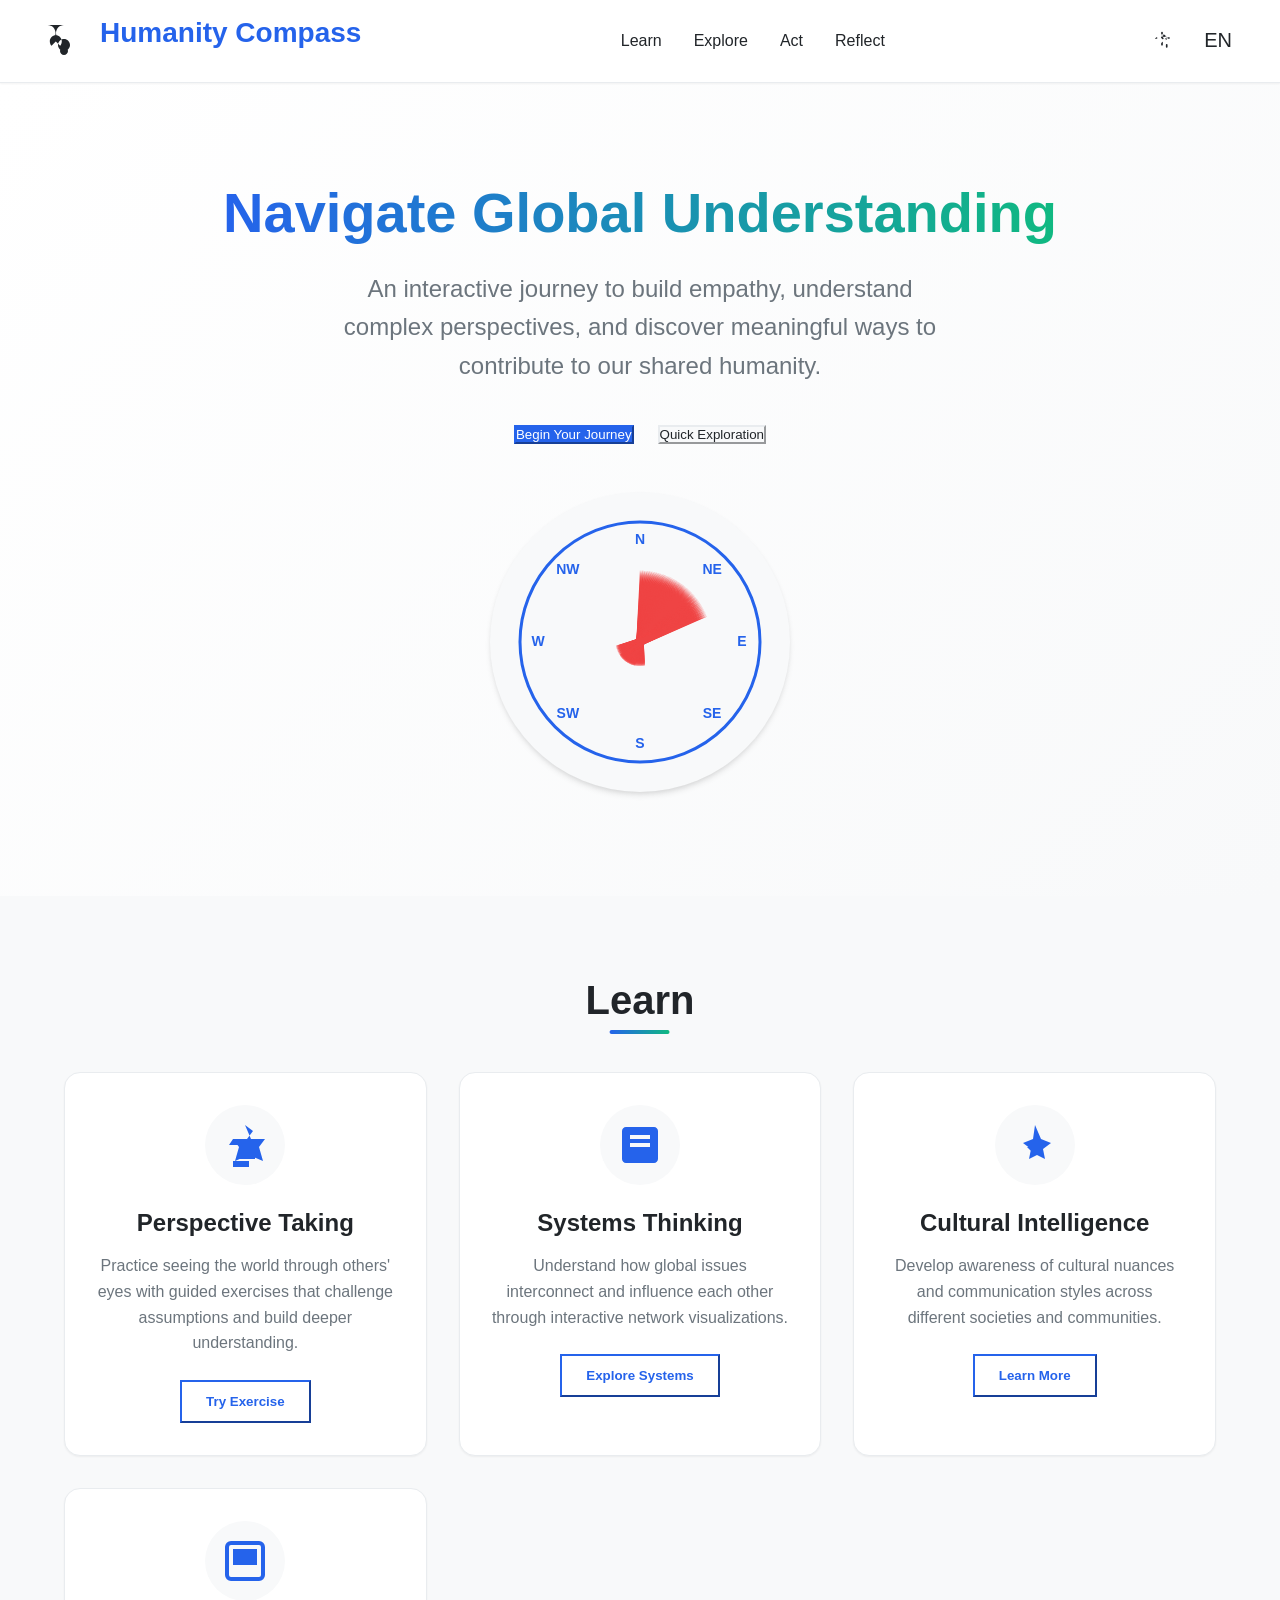
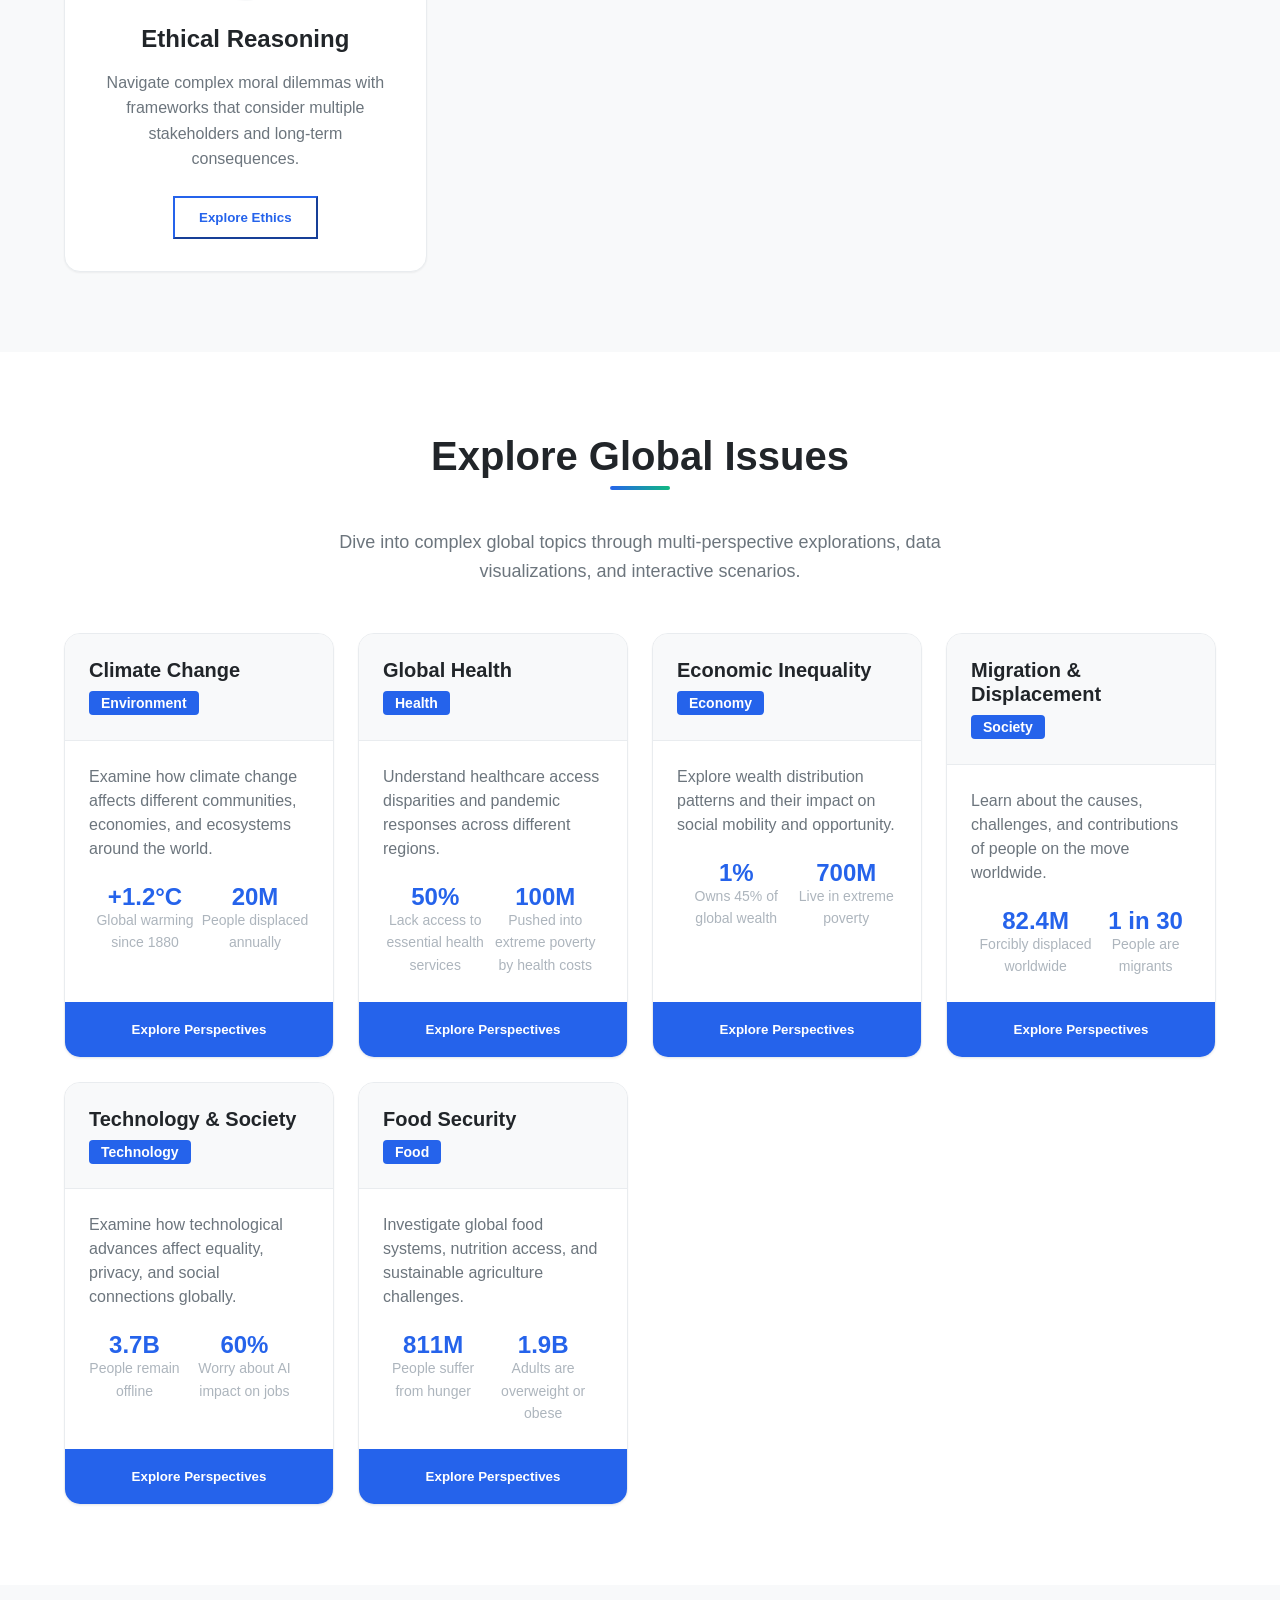
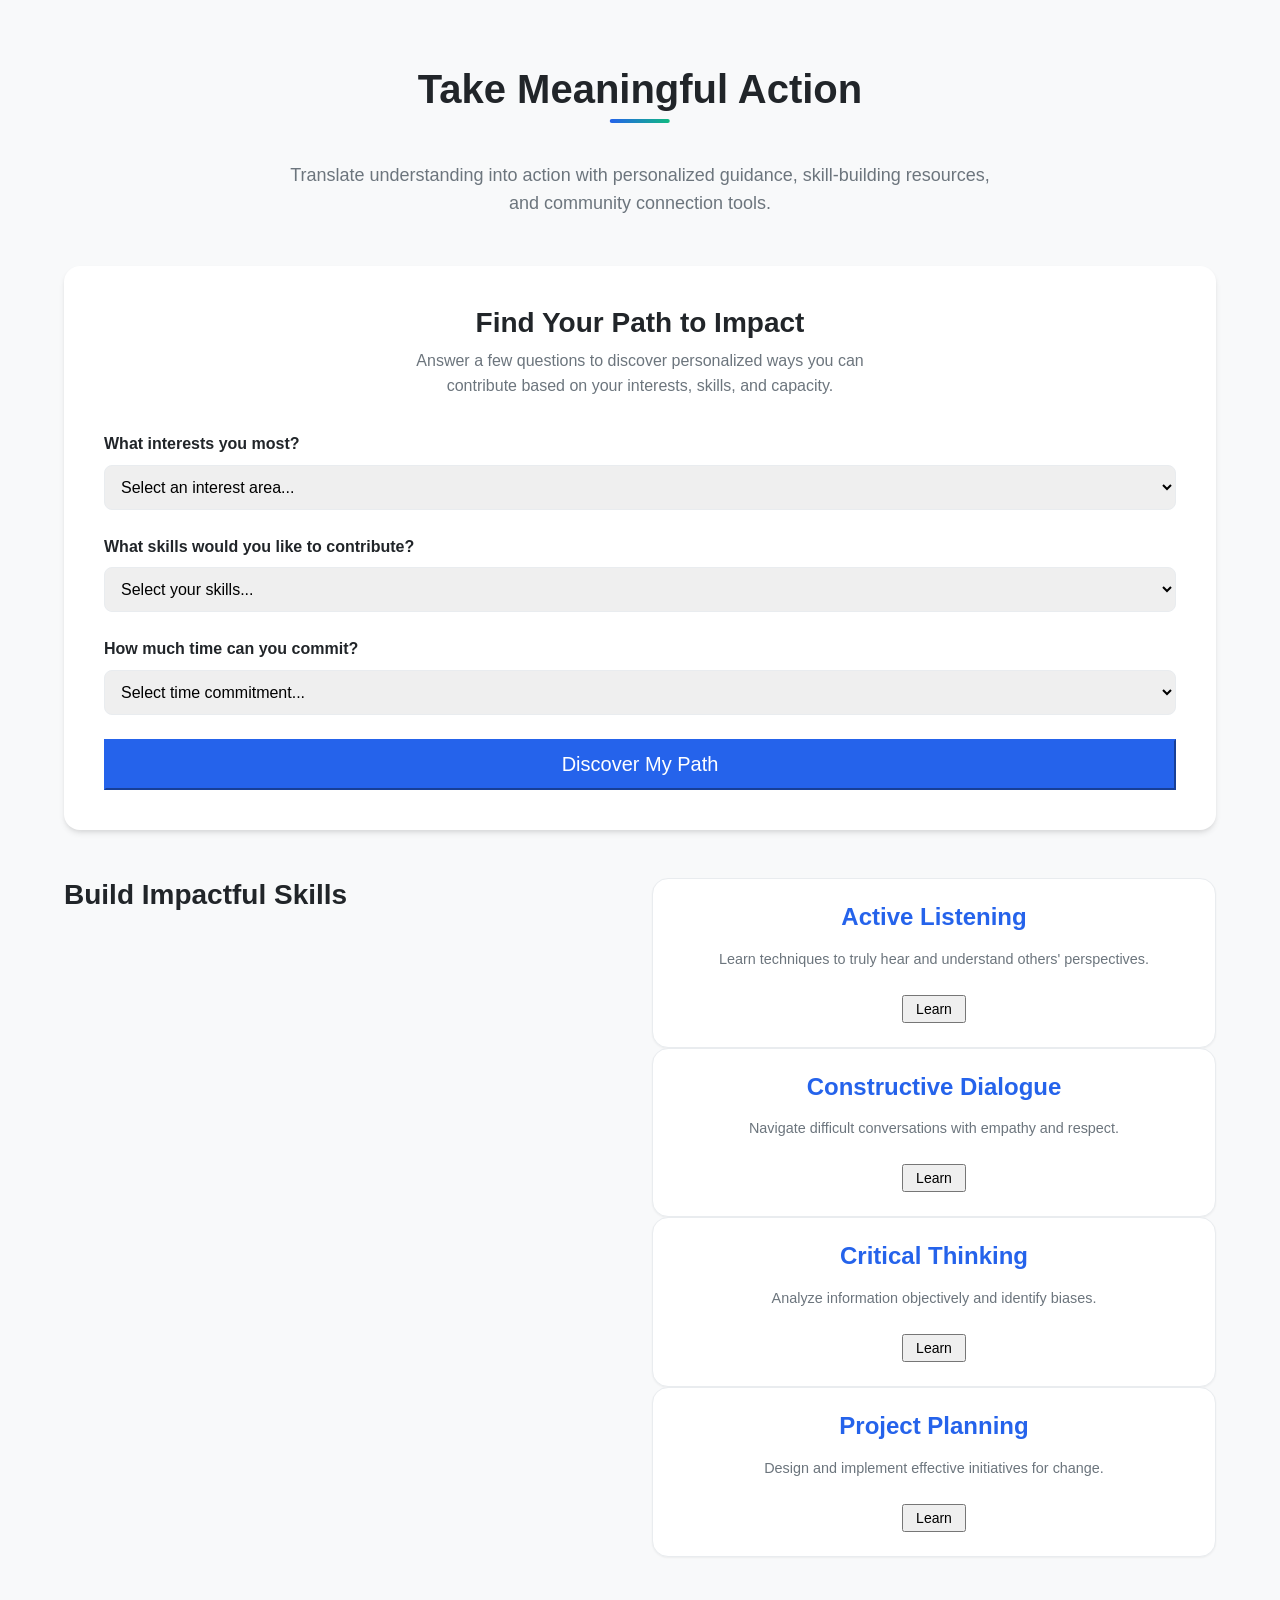
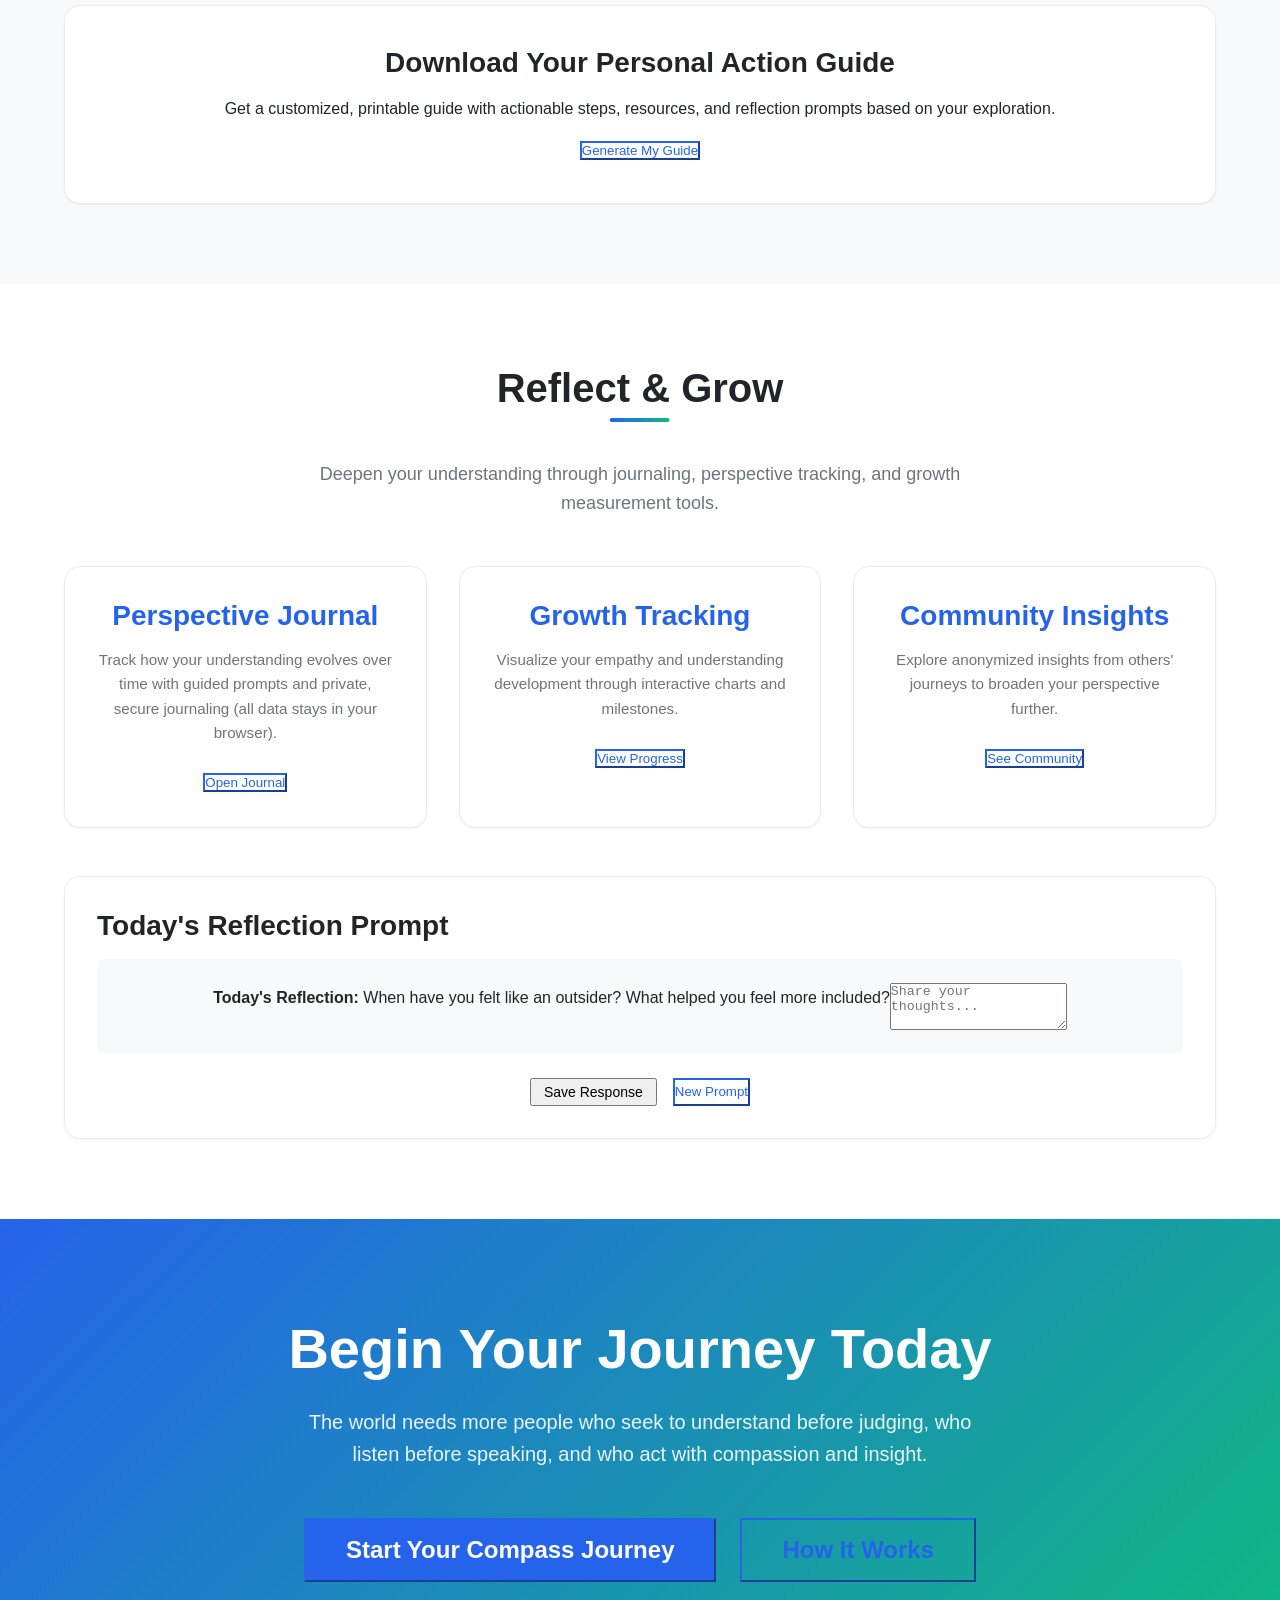
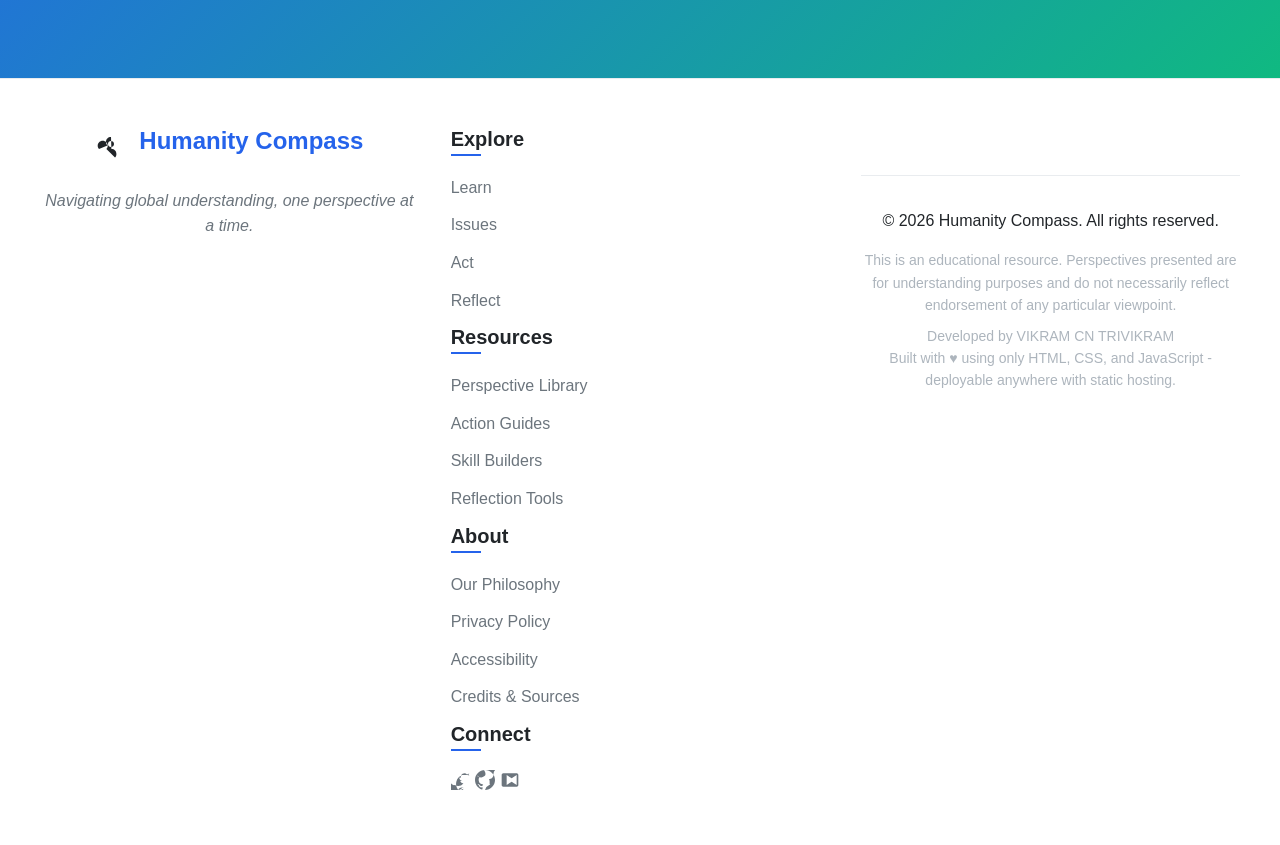
<file: index.html>
<!DOCTYPE html>
<html lang="en" data-theme="light">
<head>
    <meta charset="UTF-8">
    <meta name="viewport" content="width=device-width, initial-scale=1.0">
    <title>Humanity Compass - Navigate Global Understanding</title>
    <meta name="description" content="An interactive platform to develop empathy, understand complex global issues from multiple perspectives, and find meaningful ways to contribute to positive change.">
    <meta name="author" content="Humanity Compass Project">

    <!-- Favicon -->
    <link rel="icon" href="data:image/svg+xml,<svg xmlns=%22http://www.w3.org/2000/svg%22 viewBox=%220 0 100 100%22><text y=%22.9em%22 font-size=%2290%22>🧭</text></svg>">

    <!-- Open Graph -->
    <meta property="og:title" content="Humanity Compass">
    <meta property="og:description" content="Navigate global understanding through interactive empathy-building exercises">
    <meta property="og:image" content="assets/og-image.png">
    <meta property="og:url" content="https://[username].github.io/humanity-compass/">
    <meta property="og:type" content="website">

    <!-- Twitter Card -->
    <meta name="twitter:card" content="summary_large_image">
    <meta name="twitter:title" content="Humanity Compass">
    <meta name="twitter:description" content="Navigate global understanding through interactive empathy-building exercises">

    <!-- CSS -->
    <link rel="stylesheet" href="css/style.css">
    <link rel="stylesheet" href="css/responsive.css">

    <!-- Accessibility: Reduce motion preference -->
    <style>
        @media (prefers-reduced-motion: reduce) {
            * {
                animation-duration: 0.001ms !important;
                animation-iteration-count: 1 !important;
                transition-duration: 0.001ms !important;
            }
        }
    </style>
</head>
<body>
    <!-- Skip to content -->
    <a href="#main-content" class="skip-link">Skip to main content</a>

    <!-- Header -->
    <header class="site-header">
        <div class="container header-container">
            <div class="logo">
                <svg width="48" height="48" viewBox="0 0 48 48" aria-hidden="true">
                    <path d="M24 8c-4.4 0-8 3.6-8 8 0 2.2.9 4.2 2.5 5.8l-7 7c-1.1-1.1-1.7-2.8-1.7-4.6 0-3.3 2.7-6 6-6s6 2.7 6 6c0 1.8-.6 3.5-1.7 4.6l-7-7c1.6-1.6 2.5-3.6 2.5-5.8 0-4.4-3.6-8-8-8zm0 14c-3.3 0-6 2.7-6 6s2.7 6 6 6 6-2.7 6-6-2.7-6-6-6zm0 8c-2.2 0-4 1.8-4 4s1.8 4 4 4 4-1.8 4-4-1.8-4-4-4z" fill="currentColor"/>
                </svg>
                <h1>Humanity Compass</h1>
            </div>
            <nav class="main-nav" aria-label="Main navigation">
                <ul>
                    <li><a href="#learn">Learn</a></li>
                    <li><a href="#explore">Explore</a></li>
                    <li><a href="#act">Act</a></li>
                    <li><a href="#reflect">Reflect</a></li>
                </ul>
            </nav>
            <div class="header-controls">
                <button id="theme-toggle" aria-label="Toggle dark mode" class="theme-toggle">
                    <svg width="20" height="20" viewBox="0 0 24 24" aria-hidden="true">
                        <path d="M12 4.5a1 1 0 011 1V7a1 1 0 01-2 0V5.5a1 1 0 011-1zm5.657 5.657a1 1 0 01-1.414-1.414L13.414 7.5a1 1 0 11-1.414 1.414L11.086 9.086a1 1 0 011.414 1.414l1.172 1.172a1 1 0 01-1.414 1.414l-1.172-1.172a1 1 0 011.414-1.414zm0 9a1 1 0 011 1v2.5a1 1 0 01-2 0v-2.5a1 1 0 011-1zM4.5 12a1 1 0 011-1H5.5a1 1 0 010 2h-1a1 1 0 01-1-1zM18.5 12a1 1 0 011-1h1a1 1 0 010 2h-1a1 1 0 01-1-1zM12 16.5a1 1 0 011 1V20a1 1 0 01-2 0v-1.5a1 1 0 011-1zm5.657-5.657a1 1 0 01-1.414 1.414l1.172 1.172a1 1 0 011.414-1.414l-1.172-1.172a1 1 0 01-1.414 1.414l-1.172 1.172a1 1 0 011.414 1.414l1.172-1.172z" fill="currentColor"/>
                    </svg>
                </button>
                <button id="language-switch" aria-label="Switch language" class="language-switch">
                    EN
                </button>
            </div>
        </div>
    </header>

    <!-- Main Content -->
    <main id="main-content">
        <!-- Hero Section -->
        <section class="hero" aria-labelledby="hero-heading">
            <div class="container hero-container">
                <h1 id="hero-heading" class="hero-title">Navigate Global Understanding</h1>
                <p class="hero-subtitle">
                    An interactive journey to build empathy, understand complex perspectives,
                    and discover meaningful ways to contribute to our shared humanity.
                </p>
                <div class="hero-actions">
                    <button class="btn-primary btn-large" id="start-journey">
                        Begin Your Journey
                    </button>
                    <button class="btn-secondary btn-large" id="quick-explore">
                        Quick Exploration
                    </button>
                </div>
                <div class="hero-visual">
                    <canvas id="compass-canvas" width="300" height="300" aria-label="Interactive compass visualization"></canvas>
                </div>
            </div>
        </section>

        <!-- Learn Section -->
        <section id="learn" class="section learn-section" aria-labelledby="learn-heading">
            <div class="container">
                <h2 id="learn-heading" class="section-heading">Learn</h2>
                <div class="learn-grid">
                    <!-- Perspective Taking Exercise -->
                    <article class="learn-card perspective-card" tabindex="0">
                        <div class="card-icon">
                            <svg width="48" height="48" viewBox="0 0 24 24" aria-hidden="true">
                                <path d="M12 2L15 9H22l-3 4 2 7-7-3-7 3 2-7-3-4h7l3-4zM7 9l2 3H4l2-3zm10 7v3H9v-3zm-5 4h2v3H6v-3z" fill="currentColor"/>
                            </svg>
                        </div>
                        <h3 class="card-title">Perspective Taking</h3>
                        <p class="card-description">
                            Practice seeing the world through others' eyes with guided exercises
                            that challenge assumptions and build deeper understanding.
                        </p>
                        <button class="btn-outline" id="try-perspective">
                            Try Exercise
                        </button>
                    </article>

                    <!-- Systems Thinking -->
                    <article class="learn-card systems-card" tabindex="0">
                        <div class="card-icon">
                            <svg width="48" height="48" viewBox="0 0 24 24" aria-hidden="true">
                                <path d="M19 3H5c-1.1 0-2 .9-2 2v14c0 1.1.9 2 2 2h14c1.1 0 2-.9 2-2V5c0-1.1-.9-2-2-2zm-2 10H7v-2h10v2zm0-4H7v-2h10v2z" fill="currentColor"/>
                            </svg>
                        </div>
                        <h3 class="card-title">Systems Thinking</h3>
                        <p class="card-description">
                            Understand how global issues interconnect and influence each other
                            through interactive network visualizations.
                        </p>
                        <button class="btn-outline" id="try-systems">
                            Explore Systems
                        </button>
                    </article>

                    <!-- Cultural Intelligence -->
                    <article class="learn-card culture-card" tabindex="0">
                        <div class="card-icon">
                            <svg width="48" height="48" viewBox="0 0 24 24" aria-hidden="true">
                                <path d="M12 2L15 9l5 2-4 3 1 5-4-2-4 2 1-5-4-3 5-2zM12 17l-4-4h3V9h2v1h3l-4 4z" fill="currentColor"/>
                            </svg>
                        </div>
                        <h3 class="card-title">Cultural Intelligence</h3>
                        <p class="card-description">
                            Develop awareness of cultural nuances and communication styles
                            across different societies and communities.
                        </p>
                        <button class="btn-outline" id="try-culture">
                            Learn More
                        </button>
                    </article>

                    <!-- Ethical Reasoning -->
                    <article class="learn-card ethics-card" tabindex="0">
                        <div class="card-icon">
                            <svg width="48" height="48" viewBox="0 0 24 24" aria-hidden="true">
                                <path d="M19 3H5c-1.1 0-2 .9-2 2v14c0 1.1.9 2 2 2h14c1.1 0 2-.9 2-2V5c0-1.1-.9-2-2-2zm-2 10H7v-2h10v2zm0-4H7v-2h10v2z" fill="none" stroke="currentColor" stroke-width="2"/>
                                <path d="M7 9v2h10V9H7z" fill="currentColor"/>
                            </svg>
                        </div>
                        <h3 class="card-title">Ethical Reasoning</h3>
                        <p class="card-description">
                            Navigate complex moral dilemmas with frameworks that consider
                            multiple stakeholders and long-term consequences.
                        </p>
                        <button class="btn-outline" id="try-ethics">
                            Explore Ethics
                        </button>
                    </article>
                </div>
            </div>
        </section>

        <!-- Explore Section -->
        <section id="explore" class="section explore-section" aria-labelledby="explore-heading">
            <div class="container">
                <h2 id="explore-heading" class="section-heading">Explore Global Issues</h2>
                <p class="section-description">
                    Dive into complex global topics through multi-perspective explorations,
                    data visualizations, and interactive scenarios.
                </p>

                <!-- Issue Cards -->
                <div class="issue-grid">
                    <!-- Climate Change -->
                    <article class="issue-card" tabindex="0" data-issue="climate">
                        <div class="issue-header">
                            <h3 class="issue-title">Climate Change</h3>
                            <span class="issue-tag">Environment</span>
                        </div>
                        <div class="issue-content">
                            <p class="issue-summary">
                                Examine how climate change affects different communities,
                                economies, and ecosystems around the world.
                            </p>
                            <div class="issue-stats">
                                <div class="stat">
                                    <span class="stat-number">+1.2°C</span>
                                    <span class="stat-label">Global warming since 1880</span>
                                </div>
                                <div class="stat">
                                    <span class="stat-number">20M</span>
                                    <span class="stat-label">People displaced annually</span>
                                </div>
                            </div>
                        </div>
                        <button class="issue-btn" aria-label="Explore Climate Change Perspectives">
                            Explore Perspectives
                        </button>
                    </article>

                    <!-- Global Health -->
                    <article class="issue-card" tabindex="0" data-issue="health">
                        <div class="issue-header">
                            <h3 class="issue-title">Global Health</h3>
                            <span class="issue-tag">Health</span>
                        </div>
                        <div class="issue-content">
                            <p class="issue-summary">
                                Understand healthcare access disparities and pandemic
                                responses across different regions.
                            </p>
                            <div class="issue-stats">
                                <div class="stat">
                                    <span class="stat-number">50%</span>
                                    <span class="stat-label">Lack access to essential health services</span>
                                </div>
                                <div class="stat">
                                    <span class="stat-number">100M</span>
                                    <span class="stat-label">Pushed into extreme poverty by health costs</span>
                                </div>
                            </div>
                        </div>
                        <button class="issue-btn" aria-label="Explore Global Health Perspectives">
                            Explore Perspectives
                        </button>
                    </article>

                    <!-- Economic Inequality -->
                    <article class="issue-card" tabindex="0" data-issue="economy">
                        <div class="issue-header">
                            <h3 class="issue-title">Economic Inequality</h3>
                            <span class="issue-tag">Economy</span>
                        </div>
                        <div class="issue-content">
                            <p class="issue-summary">
                                Explore wealth distribution patterns and their impact
                                on social mobility and opportunity.
                            </p>
                            <div class="issue-stats">
                                <div class="stat">
                                    <span class="stat-number">1%</span>
                                    <span class="stat-label">Owns 45% of global wealth</span>
                                </div>
                                <div class="stat">
                                    <span class="stat-number">700M</span>
                                    <span class="stat-label">Live in extreme poverty</span>
                                </div>
                            </div>
                        </div>
                        <button class="issue-btn" aria-label="Explore Economic Inequality Perspectives">
                            Explore Perspectives
                        </button>
                    </article>

                    <!-- Migration & Displacement -->
                    <article class="issue-card" tabindex="0" data-issue="migration">
                        <div class="issue-header">
                            <h3 class="issue-title">Migration & Displacement</h3>
                            <span class="issue-tag">Society</span>
                        </div>
                        <div class="issue-content">
                            <p class="issue-summary">
                                Learn about the causes, challenges, and contributions
                                of people on the move worldwide.
                            </p>
                            <div class="issue-stats">
                                <div class="stat">
                                    <span class="stat-number">82.4M</span>
                                    <span class="stat-label">Forcibly displaced worldwide</span>
                                </div>
                                <div class="stat">
                                    <span class="stat-number">1 in 30</span>
                                    <span class="stat-label">People are migrants</span>
                                </div>
                            </div>
                        </div>
                        <button class="issue-btn" aria-label="Explore Migration Perspectives">
                            Explore Perspectives
                        </button>
                    </article>

                    <!-- Technology & Society -->
                    <article class="issue-card" tabindex="0" data-issue="technology">
                        <div class="issue-header">
                            <h3 class="issue-title">Technology & Society</h3>
                            <span class="issue-tag">Technology</span>
                        </div>
                        <div class="issue-content">
                            <p class="issue-summary">
                                Examine how technological advances affect equality,
                                privacy, and social connections globally.
                            </p>
                            <div class="issue-stats">
                                <div class="stat">
                                    <span class="stat-number">3.7B</span>
                                    <span class="stat-label">People remain offline</span>
                                </div>
                                <div class="stat">
                                    <span class="stat-number">60%</span>
                                    <span class="stat-label">Worry about AI impact on jobs</span>
                                </div>
                            </div>
                        </div>
                        <button class="issue-btn" aria-label="Explore Technology Perspectives">
                            Explore Perspectives
                        </button>
                    </article>

                    <!-- Food Security -->
                    <article class="issue-card" tabindex="0" data-issue="food">
                        <div class="issue-header">
                            <h3 class="issue-title">Food Security</h3>
                            <span class="issue-tag">Food</span>
                        </div>
                        <div class="issue-content">
                            <p class="issue-summary">
                                Investigate global food systems, nutrition access,
                                and sustainable agriculture challenges.
                            </p>
                            <div class="issue-stats">
                                <div class="stat">
                                    <span class="stat-number">811M</span>
                                    <span class="stat-label">People suffer from hunger</span>
                                </div>
                                <div class="stat">
                                    <span class="stat-number">1.9B</span>
                                    <span class="stat-label">Adults are overweight or obese</span>
                                </div>
                            </div>
                        </div>
                        <button class="issue-btn" aria-label="Explore Food Security Perspectives">
                            Explore Perspectives
                        </button>
                    </article>
                </div>
            </div>
        </section>

        <!-- Act Section -->
        <section id="act" class="section act-section" aria-labelledby="act-heading">
            <div class="container">
                <h2 id="act-heading" class="section-heading">Take Meaningful Action</h2>
                <p class="section-description">
                    Translate understanding into action with personalized guidance,
                    skill-building resources, and community connection tools.
                </p>

                <!-- Action Pathfinder -->
                <div class="action-pathfinder">
                    <div class="pathfinder-header">
                        <h3>Find Your Path to Impact</h3>
                        <p class="pathfinder-subtitle">
                            Answer a few questions to discover personalized ways
                            you can contribute based on your interests, skills, and capacity.
                        </p>
                    </div>

                    <form id="action-finder-form" class="pathfinder-form">
                        <div class="form-group">
                            <label for="interest-area">What interests you most?</label>
                            <select id="interest-area" required>
                                <option value="">Select an interest area...</option>
                                <option value="environment">Environment & Sustainability</option>
                                <option value="health">Global Health & Wellbeing</option>
                                <option value="education">Education & Literacy</option>
                                <option value="human-rights">Human Rights & Justice</option>
                                <option value="technology">Technology for Good</option>
                                <option value="community">Community Building</option>
                                <option value="arts-culture">Arts & Culture</option>
                                <option value="animal-welfare">Animal Welfare</option>
                                <option value="other">Other</option>
                            </select>
                        </div>

                        <div class="form-group">
                            <label for="skill-type">What skills would you like to contribute?</label>
                            <select id="skill-type" required>
                                <option value="">Select your skills...</option>
                                <option value="direct-action">Direct Action & Volunteering</option>
                                <option value="advocacy">Advocacy & Awareness</option>
                                <option value="fundraising">Fundraising & Resource Mobilization</option>
                                <option value="technical">Technical & Digital Skills</option>
                                <option value="creative">Creative & Communications</option>
                                <option value="organizational">Organizational & Leadership</option>
                                <option value="teaching">Teaching & Mentoring</option>
                                <option value="research">Research & Analysis</option>
                                <option value="other">Other</option>
                            </select>
                        </div>

                        <div class="form-group">
                            <label for="time-commitment">How much time can you commit?</label>
                            <select id="time-commitment" required>
                                <option value="">Select time commitment...</option>
                                <option value="micro">Micro-actions (minutes/day)</option>
                                <option value="occasional">Occasional (hours/week)</option>
                                <option value="regular">Regular (several hours/week)</option>
                                <option value="substantial">Substantial (part-time/flexible)</option>
                                <option value="dedicated">Dedicated (full-time commitment)</option>
                            </select>
                        </div>

                        <button type="submit" class="btn-primary btn-lg" id="find-path">
                            Discover My Path
                        </button>
                    </form>

                    <div id="path-results" class="path-results hidden">
                        <!-- Results will be dynamically inserted here -->
                    </div>
                </div>

                <!-- Skill Building -->
                <div class="skill-building">
                    <h3>Build Impactful Skills</h3>
                    <div class="skills-grid">
                        <article class="skill-card" tabindex="0">
                            <h4>Active Listening</h4>
                            <p>Learn techniques to truly hear and understand others' perspectives.</p>
                            <button class="btn-sm" id="learn-listening">Learn</button>
                        </article>

                        <article class="skill-card" tabindex="0">
                            <h4>Constructive Dialogue</h4>
                            <p>Navigate difficult conversations with empathy and respect.</p>
                            <button class="btn-sm" id="learn-dialogue">Learn</button>
                        </article>

                        <article class="skill-card" tabindex="0">
                            <h4>Critical Thinking</h4>
                            <p>Analyze information objectively and identify biases.</p>
                            <button class="btn-sm" id="learn-thinking">Learn</button>
                        </article>

                        <article class="skill-card" tabindex="0">
                            <h4>Project Planning</h4>
                            <p>Design and implement effective initiatives for change.</p>
                            <button class="btn-sm" id="learn-planning">Learn</button>
                        </article>
                    </div>
                </div>

                <!-- Action Guide Download -->
                <div class="action-guide">
                    <h3>Download Your Personal Action Guide</h3>
                    <p>
                        Get a customized, printable guide with actionable steps,
                        resources, and reflection prompts based on your exploration.
                    </p>
                    <button class="btn-outline" id="download-guide">
                        Generate My Guide
                    </button>
                </div>
            </div>
        </section>

        <!-- Reflect Section -->
        <section id="reflect" class="section reflect-section" aria-labelledby="reflect-heading">
            <div class="container">
                <h2 id="reflect-heading" class="section-heading">Reflect & Grow</h2>
                <p class="section-description">
                    Deepen your understanding through journaling, perspective tracking,
                    and growth measurement tools.
                </p>

                <!-- Reflection Journal -->
                <div class="reflection-tools">
                    <div class="journal-card" tabindex="0">
                        <h3>Perspective Journal</h3>
                        <p>
                            Track how your understanding evolves over time with guided
                            prompts and private, secure journaling (all data stays in your browser).
                        </p>
                        <button class="btn-outline" id="open-journal">
                            Open Journal
                        </button>
                    </div>

                    <div class="growth-card" tabindex="0">
                        <h3>Growth Tracking</h3>
                        <p>
                            Visualize your empathy and understanding development
                            through interactive charts and milestones.
                        </p>
                        <button class="btn-outline" id="open-tracker">
                            View Progress
                        </button>
                    </div>

                    <div class="community-card" tabindex="0">
                        <h3>Community Insights</h3>
                        <p>
                            Explore anonymized insights from others' journeys
                            to broaden your perspective further.
                        </p>
                        <button class="btn-outline" id="open-insights">
                            See Community
                        </button>
                    </div>
                </div>

                <!-- Daily Reflection -->
                <div class="daily-reflection">
                    <h3>Today's Reflection Prompt</h3>
                    <div class="prompt-card" id="daily-prompt">
                        <!-- Prompt will be loaded dynamically -->
                        <p class="prompt-loading">Loading today's reflection...</p>
                    </div>
                    <div class="prompt-actions">
                        <button class="btn-sm" id="save-reflection">
                            Save Response
                        </button>
                        <button class="btn-outline" id="new-prompt">
                            New Prompt
                        </button>
                    </div>
                </div>
            </div>
        </section>

        <!-- CTA Section -->
        <section class="section cta-section" aria-labelledby="cta-heading">
            <div class="container">
                <h2 id="cta-heading" class="cta-heading">Begin Your Journey Today</h2>
                <p class="cta-subtitle">
                    The world needs more people who seek to understand before judging,
                    who listen before speaking, and who act with compassion and insight.
                </p>
                <div class="cta-buttons">
                    <button class="btn-primary btn-xl" id="start-now">
                        Start Your Compass Journey
                    </button>
                    <button class="btn-outline btn-xl" id="learn-more">
                        How It Works
                    </button>
                </div>
            </div>
        </section>
    </main>

    <!-- Footer -->
    <footer class="site-footer">
        <div class="container footer-container">
            <div class="footer-brand">
                <div class="logo">
                    <svg width="32" height="32" viewBox="0 0 32 32" aria-hidden="true">
                        <path d="M16 4c-3 0-5 2-5 5 0 1.3.5 2.5 1.4 3.4L4 16c-.8-.8-1.3-2-1.3-3.2 0-2.8 2.2-5 5-5s5 2.2 5 5c0 1.2-.5 2.4-1.3 3.2l8.6 8.6c.9-.9 1.4-2.1 1.4-3.4v-.1c0-3-2-5-5-5zm0 10c-1.7 0-3-1.3-3-3s1.3-3 3-3 3 1.3 3 3-1.3 3-3 3z" fill="currentColor"/>
                    </svg>
                    <h2>Humanity Compass</h2>
                </div>
                <p class="footer-tagline">
                    Navigating global understanding, one perspective at a time.
                </p>
            </div>

            <div class="footer-links">
                <div class="footer-column">
                    <h4>Explore</h4>
                    <ul>
                        <li><a href="#learn">Learn</a></li>
                        <li><a href="#explore">Issues</a></li>
                        <li><a href="#act">Act</a></li>
                        <li><a href="#reflect">Reflect</a></li>
                    </ul>
                </div>

                <div class="footer-column">
                    <h4>Resources</h4>
                    <ul>
                        <li><a href="#">Perspective Library</a></li>
                        <li><a href="#">Action Guides</a></li>
                        <li><a href="#">Skill Builders</a></li>
                        <li><a href="#">Reflection Tools</a></li>
                    </ul>
                </div>

                <div class="footer-column">
                    <h4>About</h4>
                    <ul>
                        <li><a href="#">Our Philosophy</a></li>
                        <li><a href="#">Privacy Policy</a></li>
                        <li><a href="#">Accessibility</a></li>
                        <li><a href="#">Credits & Sources</a></li>
                    </ul>
                </div>

                <div class="footer-column">
                    <h4>Connect</h4>
                    <div class="social-links">
                        <a href="#" aria-label="Twitter" class="social-link">
                            <svg width="20" height="20" viewBox="0 0 24 24" aria-hidden="true">
                                <path d="M22.46 6c-.77.35-1.6.58-2.46.69a4.3 4.3 0 001.88-2.38 8.55 8.55 0 01-2.7 1.04 4.3 4.3 0 00-7.3 4.04c-.67-.01-1.31-.19-1.88-.5v.05a4.3 4.3 0 003.44 4.23c-.8.15-1.65.23-2.48.13a4.25 4.25 0 003.95 2.78A8.53 8.53 0 014.5 18.1c-2.33.45-4.31-1.35-5.09-3.21a8.4 8.4 0 0014.64 9.9A11.5 11.5 0 0115 22.5a11.51 11.51 0 01-6.55 1.74c2.22-.37 4.16-1.41 5.46-3.49.42.37.89.69 1.38 1.02a4.34 4.34 0 00-6.6 2.26A11.52 11.52 0 0113.46 6z" fill="currentColor"/>
                            </svg>
                        </a>
                        <a href="#" aria-label="GitHub" class="social-link">
                            <svg width="20" height="20" viewBox="0 0 24 24" aria-hidden="true">
                                <path d="M12 0c-6.63 0-12 5.37-12 12 0 5.3 3.44 9.8 8.2 11.39.6.11.82-.25.82-.56v-2.03c-3.33.72-4.04-1.61-4.04-1.61-.55-1.4-1.34-1.77-1.34-1.77-1.1-.75.08-.73.08-.73 1.21.09 1.85 1.24 1.85 1.24 1.07 1.84 2.82 1.31 3.51 1-.11-.78.41-1.31.76-1.61-2.66-.3-5.46-1.33-5.46-5.93 0-1.31.47-2.38 1.26-3.22-1.24-.3-2.55-.62-2.55-.62-1.01-.69.25-.67.25-.67 1.08.07 1.49 1 1.49 1 .89 1.44 2.26 1 2.81 1 2.2-.31 4.96-1.68 4.96-3.75 0-2.08-.74-3.8-2-5.11-.2-.49-.82-1.47-.23-3.06 0 0 1.64-.52 5.37 2 .46-.13.95-.2 1.43-.2s.97.07 1.43.2c3.73-2.52 5.36-2 5.36-2s.25 1.19.23 3.06c-1.26 1.31-2 3.11-2 5.11 0 4.28-2.8 5.63-5.47 5.92.43.37.82 1.1.82 2.22v3.29c0 .31.22.56.82.56A12.01 12.01 0 0012 24c6.63 0 12-5.37 12-12 0-6.63-5.37-12-12-12z" fill="currentColor"/>
                            </svg>
                        </a>
                        <a href="#" aria-label="Email" class="social-link">
                            <svg width="20" height="20" viewBox="0 0 24 24" aria-hidden="true">
                                <path d="M20 4H4c-1.1 0-1.99.9-1.99 2L2 18c0 1.1.9 2 2 2h16c1.1 0 2-.9 2-2V6c0-1.1-.9-2-2-2zm0 14-6-4-6 4V6l6 4 6-4v12z" fill="currentColor"/>
                            </svg>
                        </a>
                    </div>
                </div>
            </div>

            <div class="footer-bottom">
                <p>&copy; <span id="current-year"></span> Humanity Compass. All rights reserved.</p>
                <p class="footer-disclaimer">
                    This is an educational resource. Perspectives presented are for understanding purposes
                    and do not necessarily reflect endorsement of any particular viewpoint.
                </p>
                <p class="footer-credit">
                    Developed by VIKRAM CN TRIVIKRAM<br>
                    Built with ♥ using only HTML, CSS, and JavaScript - deployable anywhere with static hosting.
                </p>
            </div>
        </div>
    </footer>

    <!-- Modal Templates -->
    <div id="perspective-modal" class="modal hidden" role="dialog" aria-modal="true" aria-labelledby="perspective-modal-title">
        <div class="modal-content">
            <div class="modal-header">
                <h3 id="perspective-modal-title">Perspective Taking Exercise</h3>
                <button class="modal-close" aria-label="Close modal">&times;</button>
            </div>
            <div class="modal-body">
                <!-- Perspective exercise content will be loaded here -->
            </div>
            <div class="modal-footer">
                <button class="btn-secondary" id="perspective-complete">Complete Exercise</button>
            </div>
        </div>
    </div>

    <div id="journal-modal" class="modal hidden" role="dialog" aria-modal="true" aria-labelledby="journal-modal-title">
        <div class="modal-content">
            <div class="modal-header">
                <h3 id="journal-modal-title">Perspective Journal</h3>
                <button class="modal-close" aria-label="Close modal">&times;</button>
            </div>
            <div class="modal-body">
                <!-- Journal content will be loaded here -->
            </div>
        </div>
    </div>

    <div id="systems-modal" class="modal hidden" role="dialog" aria-modal="true" aria-labelledby="systems-modal-title">
    <div class="modal-content">
        <div class="modal-header">
            <h3 id="systems-modal-title">Systems Thinking</h3>
            <button class="modal-close" aria-label="Close modal">&times;</button>
        </div>
        <div class="modal-body">
            <h4>How Global Issues Connect</h4>
            <p>Climate change affects food security, which affects migration, which affects economic inequality, which affects health outcomes. Nothing happens in isolation.</p>
            <p>Try tracing one issue you care about — list 3 other issues it touches, and how.</p>
        </div>
    </div>
</div>

<div id="culture-modal" class="modal hidden" role="dialog" aria-modal="true" aria-labelledby="culture-modal-title">
    <div class="modal-content">
        <div class="modal-header">
            <h3 id="culture-modal-title">Cultural Intelligence</h3>
            <button class="modal-close" aria-label="Close modal">&times;</button>
        </div>
        <div class="modal-body">
            <h4>Reading Communication Styles</h4>
            <p>Directness, formality, and silence mean different things in different cultures. What reads as "confident" in one context can read as "rude" in another.</p>
            <p>Reflect: think of a time a message was misunderstood across a cultural difference. What assumption caused it?</p>
        </div>
    </div>
</div>

<div id="ethics-modal" class="modal hidden" role="dialog" aria-modal="true" aria-labelledby="ethics-modal-title">
    <div class="modal-content">
        <div class="modal-header">
            <h3 id="ethics-modal-title">Ethical Reasoning</h3>
            <button class="modal-close" aria-label="Close modal">&times;</button>
        </div>
        <div class="modal-body">
            <h4>Scenario: The Trolley of Resources</h4>
            <p>A company can donate $1M to disaster relief now, or invest it in R&D that could prevent 10x the harm in 5 years but helps no one today. Which do you choose, and why?</p>
        </div>
    </div>
</div>

<div id="tracker-modal" class="modal hidden" role="dialog" aria-modal="true" aria-labelledby="tracker-modal-title">
    <div class="modal-content">
        <div class="modal-header">
            <h3 id="tracker-modal-title">Growth Tracking</h3>
            <button class="modal-close" aria-label="Close modal">&times;</button>
        </div>
        <div class="modal-body">
            <p>You've completed <strong id="exercises-completed-count">0</strong> exercises so far.</p>
            <p>Keep exploring Learn and Explore sections to build your progress.</p>
        </div>
    </div>
</div>

<div id="insights-modal" class="modal hidden" role="dialog" aria-modal="true" aria-labelledby="insights-modal-title">
    <div class="modal-content">
        <div class="modal-header">
            <h3 id="insights-modal-title">Community Insights</h3>
            <button class="modal-close" aria-label="Close modal">&times;</button>
        </div>
        <div class="modal-body">
            <p>"I never realized how connected food security and climate change were until I traced it myself." — Anonymous user</p>
            <p>"The ethics scenario made me rethink a real decision at work." — Anonymous user</p>
        </div>
    </div>
</div>

    <div id="issue-modal" class="modal hidden" role="dialog" aria-modal="true" aria-labelledby="issue-modal-title">
    <div class="modal-content">
        <div class="modal-header">
            <h3 id="issue-modal-title">Issue Perspectives</h3>
            <button class="modal-close" aria-label="Close modal">&times;</button>
        </div>
        <div class="modal-body" id="issue-modal-body">
            <!-- Perspectives loaded dynamically -->
        </div>
    </div>
</div>

    <!-- Audio for accessibility -->
    <audio id="click-sound" preload="auto">
        <source src="[data-uri]" type="audio/wav">
    </audio>

    <!-- JavaScript -->
    <script src="js/main.js" defer></script>
    <script src="js/perspective.js" defer></script>
    <script src="js/journal.js" defer></script>
    <script src="js/action-finder.js" defer></script>
    <script src="js/issues.js" defer></script>
    <script src="js/utils.js" defer></script>
</body>
</html>
</file>
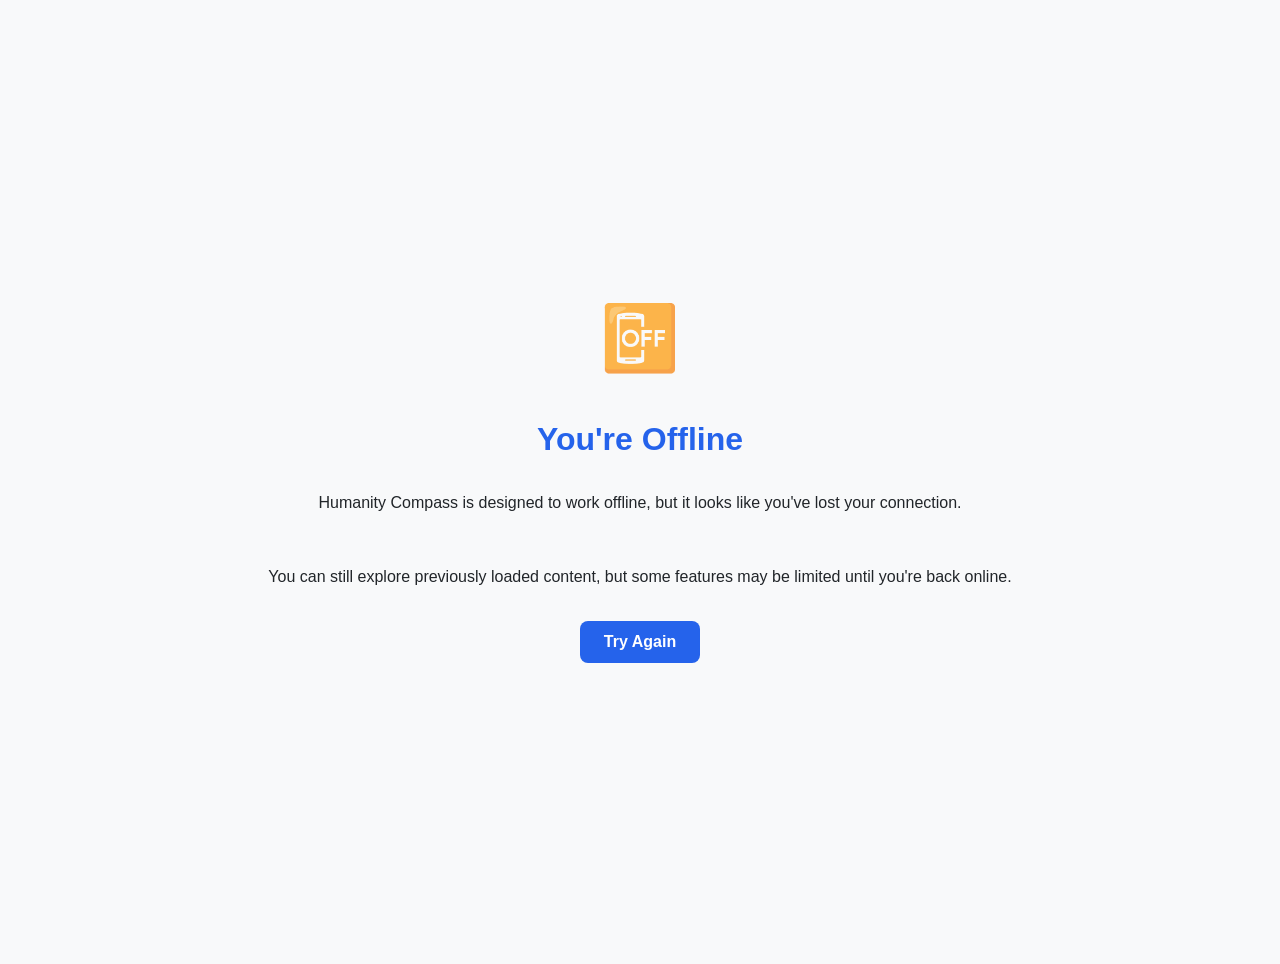
<file: offline.html>
<!DOCTYPE html>
<html lang="en">
<head>
    <meta charset="UTF-8">
    <meta name="viewport" content="width=device-width, initial-scale=1.0">
    <title>Humanity Compass - Offline</title>
    <style>
        body {
            font-family: 'Segoe UI', Tahoma, Geneva, Verdana, sans-serif;
            display: flex;
            flex-direction: column;
            align-items: center;
            justify-content: center;
            height: 100vh;
            margin: 0;
            background-color: #f8f9fa;
            color: #212529;
            text-align: center;
            padding: 2rem;
        }
        .offline-icon {
            font-size: 4rem;
            margin-bottom: 1.5rem;
            opacity: 0.7;
        }
        h1 {
            color: #2563eb;
            margin-bottom: 1rem;
        }
        p {
            margin-bottom: 2rem;
            line-height: 1.6;
        }
        a {
            display: inline-block;
            background-color: #2563eb;
            color: white;
            padding: 0.75rem 1.5rem;
            text-decoration: none;
            border-radius: 0.5rem;
            font-weight: 600;
            transition: background-color 0.2s ease;
        }
        a:hover {
            background-color: #1d4ed8;
        }
        @media (prefers-color-scheme: dark) {
            body {
                background-color: #121212;
                color: #e0e0e0;
            }
            h1 {
                color: #60a5fa;
            }
            a {
                background-color: #60a5fa;
            }
            a:hover {
                background-color: #3b82f6;
            }
        }
    </style>
</head>
<body>
    <div class="offline-icon">📴</div>
    <h1>You're Offline</h1>
    <p>Humanity Compass is designed to work offline, but it looks like you've lost your connection.</p>
    <p>You can still explore previously loaded content, but some features may be limited until you're back online.</p>
    <a href="#" onclick="window.location.reload(); return false;">Try Again</a>
</body>
</html>
</file>
<file: css/style.css>
/* Reset and base styles */
* {
    margin: 0;
    padding: 0;
    box-sizing: border-box;
}

html {
    font-size: 16px;
    scroll-behavior: smooth;
}

body {
    font-family: 'Segoe UI', Tahoma, Geneva, Verdana, sans-serif;
    line-height: 1.6;
    color: var(--text-primary);
    background-color: var(--bg-primary);
    transition: background-color 0.3s ease, color 0.3s ease;
}

/* CSS Variables */
:root {
    --bg-primary: #ffffff;
    --bg-secondary: #f8f9fa;
    --bg-tertiary: #f1f3f5;
    --text-primary: #212529;
    --text-secondary: #6c757d;
    --text-muted: #adb5bd;
    --primary-color: #2563eb;
    --primary-dark: #1d4ed8;
    --secondary-color: #10b981;
    --accent-color: #f59e0b;
    --danger-color: #ef4444;
    --success-color: #10b981;
    --warning-color: #f59e0b;
    --border-color: #e9ecef;
    --shadow-sm: 0 1px 2px 0 rgba(0, 0, 0, 0.05);
    --shadow-md: 0 4px 6px -1px rgba(0, 0, 0, 0.1), 0 2px 4px -1px rgba(0, 0, 0, 0.06);
    --shadow-lg: 0 10px 15px -3px rgba(0, 0, 0, 0.1), 0 4px 6px -2px rgba(0, 0, 0, 0.05);
    --radius-sm: 0.25rem;
    --radius-md: 0.5rem;
    --radius-lg: 1rem;
    --transition-fast: 0.15s ease;
    --transition-medium: 0.25s ease;
    --transition-slow: 0.35s ease;
}

/* Dark theme */
[data-theme="dark"] {
    --bg-primary: #121212;
    --bg-secondary: #1e1e1e;
    --bg-tertiary: #2a2a2a;
    --text-primary: #e0e0e0;
    --text-secondary: #b0b0b0;
    --text-muted: #808080;
    --primary-color: #60a5fa;
    --primary-dark: #3b82f6;
    --border-color: #3a3a3a;
}

/* Utility classes */
.container {
    width: 100%;
    max-width: 1200px;
    margin: 0 auto;
    padding: 0 1.5rem;
}

.hidden {
    display: none !important;
}

.visually-hidden {
    position: absolute !important;
    width: 1px !important;
    height: 1px !important;
    padding: 0 !important;
    margin: -1px !important;
    overflow: hidden !important;
    clip: rect(0, 0, 0, 0) !important;
    white-space: nowrap !important;
    border: 0 !important;
}

.text-center {
    text-align: center;
}

.text-right {
    text-align: right;
}

.text-primary {
    color: var(--primary-color);
}

.bg-primary {
    background-color: var(--primary-color);
}

.bg-secondary {
    background-color: var(--bg-secondary);
}

.border-radius {
    border-radius: var(--radius-md);
}

/* Typography */
h1, h2, h3, h4, h5, h6 {
    font-weight: 600;
    line-height: 1.2;
    margin-bottom: 1rem;
    color: var(--text-primary);
}

h1 {
    font-size: 2.5rem;
}

h2 {
    font-size: 2rem;
}

h3 {
    font-size: 1.75rem;
}

h4 {
    font-size: 1.5rem;
}

h5 {
    font-size: 1.25rem;
}

h6 {
    font-size: 1rem;
}

p {
    margin-bottom: 1rem;
}

.lead {
    font-size: 1.25rem;
    font-weight: 300;
}

/* Buttons */
.btn {
    display: inline-block;
    font-weight: 600;
    text-align: center;
    white-space: nowrap;
    vertical-align: middle;
    user-select: none;
    border: 1px solid transparent;
    padding: 0.5rem 1.5rem;
    font-size: 1rem;
    border-radius: var(--radius-md);
    transition: all var(--transition-medium);
    cursor: pointer;
    text-decoration: none;
}

.btn-primary {
    background-color: var(--primary-color);
    color: white;
    border-color: var(--primary-color);
}

.btn-primary:hover {
    background-color: var(--primary-dark);
    border-color: var(--primary-dark);
    transform: translateY(-2px);
}

.btn-secondary {
    background-color: var(--bg-secondary);
    color: var(--text-primary);
    border-color: var(--border-color);
}

.btn-secondary:hover {
    background-color: var(--bg-tertiary);
    border-color: var(--border-color);
    transform: translateY(-2px);
}

.btn-outline {
    background-color: transparent;
    color: var(--primary-color);
    border-color: var(--primary-color);
}

.btn-outline:hover {
    background-color: var(--primary-color);
    color: white;
    transform: translateY(-2px);
}

.btn-sm {
    padding: 0.25rem 0.75rem;
    font-size: 0.875rem;
}

.btn-lg {
    padding: 0.75rem 2rem;
    font-size: 1.25rem;
}

.btn-xl {
    padding: 1rem 2.5rem;
    font-size: 1.5rem;
    font-weight: 700;
}

.btn-block {
    display: block;
    width: 100%;
}

/* Forms */
.form-group {
    margin-bottom: 1.5rem;
}

.form-group label {
    display: block;
    margin-bottom: 0.5rem;
    font-weight: 600;
    color: var(--text-primary);
}

.form-group input,
.form-group select,
.form-group textarea {
    width: 100%;
    padding: 0.75rem;
    border: 1px solid var(--border-color);
    border-radius: var(--radius-md);
    font-size: 1rem;
    transition: border-color var(--transition-medium);
}

.form-group input:focus,
.form-group select:focus,
.form-group textarea:focus {
    outline: none;
    border-color: var(--primary-color);
    box-shadow: 0 0 0 3px rgba(37, 99, 235, 0.25);
}

/* Header */
.site-header {
    background-color: var(--bg-primary);
    border-bottom: 1px solid var(--border-color);
    box-shadow: var(--shadow-sm);
    position: sticky;
    top: 0;
    z-index: 1000;
}

.header-container {
    display: flex;
    justify-content: space-between;
    align-items: center;
    padding: 1rem 0;
}

.logo {
    display: flex;
    align-items: center;
    gap: 0.75rem;
}

.logo h1 {
    font-size: 1.75rem;
    font-weight: 700;
    color: var(--primary-color);
}

.main-nav ul {
    display: flex;
    gap: 2rem;
    list-style: none;
}

.main-nav a {
    text-decoration: none;
    color: var(--text-primary);
    font-weight: 500;
    padding: 0.5rem 0;
    position: relative;
    transition: color var(--transition-medium);
}

.main-nav a:hover {
    color: var(--primary-color);
}

.main-nav a::after {
    content: '';
    position: absolute;
    bottom: 0;
    left: 0;
    width: 0;
    height: 2px;
    background-color: var(--primary-color);
    transition: width var(--transition-medium);
}

.main-nav a:hover::after {
    width: 100%;
}

.header-controls {
    display: flex;
    gap: 1rem;
    align-items: center;
}

.theme-toggle,
.language-switch {
    background: transparent;
    border: none;
    color: var(--text-primary);
    font-size: 1.25rem;
    cursor: pointer;
    padding: 0.5rem;
    border-radius: var(--radius-sm);
    transition: all var(--transition-medium);
}

.theme-toggle:hover,
.language-switch:hover {
    background-color: var(--bg-secondary);
    color: var(--primary-color);
}

/* Hero Section */
.hero {
    background: linear-gradient(135deg, var(--bg-primary) 0%, var(--bg-secondary) 100%);
    padding: 6rem 0;
    position: relative;
    overflow: hidden;
}

.hero-container {
    display: flex;
    flex-direction: column;
    align-items: center;
    text-align: center;
    position: relative;
    z-index: 2;
}

.hero-title {
    font-size: 3rem;
    margin-bottom: 1.5rem;
    background: linear-gradient(to right, var(--primary-color), var(--secondary-color));
    -webkit-background-clip: text;
    -webkit-text-fill-color: transparent;
    background-clip: text;
}

.hero-subtitle {
    font-size: 1.25rem;
    color: var(--text-secondary);
    margin-bottom: 2.5rem;
    max-width: 600px;
}

.hero-actions {
    display: flex;
    gap: 1.5rem;
    margin-bottom: 3rem;
}

.hero-visual {
    width: 100%;
    max-width: 400px;
}

#compass-canvas {
    background: var(--bg-secondary);
    border-radius: 50%;
    box-shadow: var(--shadow-md);
}

/* Section Styles */
.section {
    padding: 5rem 0;
}

.section:nth-child(even) {
    background-color: var(--bg-secondary);
}

.section-heading {
    text-align: center;
    margin-bottom: 3rem;
    position: relative;
    display: inline-block;
    left: 50%;
    transform: translateX(-50%);
}

.section-heading::after {
    content: '';
    position: absolute;
    bottom: -10px;
    left: 50%;
    transform: translateX(-50%);
    width: 60px;
    height: 4px;
    background: linear-gradient(to right, var(--primary-color), var(--secondary-color));
    border-radius: 2px;
}

.section-description {
    text-align: center;
    max-width: 700px;
    margin: 0 auto 3rem;
    color: var(--text-secondary);
    font-size: 1.125rem;
}

/* Learn Section */
.learn-grid {
    display: grid;
    grid-template-columns: repeat(auto-fit, minmax(280px, 1fr));
    gap: 2rem;
}

.learn-card {
    background-color: var(--bg-primary);
    border-radius: var(--radius-lg);
    padding: 2rem;
    text-align: center;
    transition: all var(--transition-medium);
    border: 1px solid var(--border-color);
    box-shadow: var(--shadow-sm);
}

.learn-card:hover {
    transform: translateY(-5px);
    box-shadow: var(--shadow-lg);
    border-color: var(--primary-color);
}

.learn-card .card-icon {
    width: 80px;
    height: 80px;
    margin: 0 auto 1.5rem;
    display: flex;
    align-items: center;
    justify-content: center;
    background-color: var(--bg-secondary);
    border-radius: 50%;
}

.learn-card .card-icon svg {
    width: 48px;
    height: 48px;
    color: var(--primary-color);
}

.learn-card .card-title {
    font-size: 1.5rem;
    margin-bottom: 1rem;
}

.learn-card .card-description {
    color: var(--text-secondary);
    margin-bottom: 1.5rem;
}

.learn-card .btn-outline {
    padding: 0.75rem 1.5rem;
    font-weight: 600;
}

/* Explore Section */
.issue-grid {
    display: grid;
    grid-template-columns: repeat(auto-fit, minmax(260px, 1fr));
    gap: 1.5rem;
}

.issue-card {
    background-color: var(--bg-primary);
    border-radius: var(--radius-lg);
    overflow: hidden;
    transition: all var(--transition-medium);
    border: 1px solid var(--border-color);
    box-shadow: var(--shadow-sm);
    height: 100%;
    display: flex;
    flex-direction: column;
}

.issue-card:hover {
    transform: translateY(-5px);
    box-shadow: var(--shadow-lg);
    border-color: var(--primary-color);
}

.issue-header {
    background-color: var(--bg-secondary);
    padding: 1.5rem;
    border-bottom: 1px solid var(--border-color);
}

.issue-title {
    font-size: 1.25rem;
    margin-bottom: 0.5rem;
    display: flex;
    align-items: center;
    gap: 0.5rem;
}

.issue-tag {
    background-color: var(--primary-color);
    color: white;
    padding: 0.25rem 0.75rem;
    border-radius: var(--radius-sm);
    font-size: 0.875rem;
    font-weight: 600;
}

.issue-content {
    flex: 1;
    padding: 1.5rem;
}

.issue-summary {
    color: var(--text-secondary);
    margin-bottom: 1.5rem;
    line-height: 1.5;
}

.issue-stats {
    display: flex;
    justify-content: space-between;
    margin-top: auto;
}

.stat {
    text-align: center;
}

.stat-number {
    display: block;
    font-size: 1.5rem;
    font-weight: 700;
    color: var(--primary-color);
    line-height: 1;
}

.stat-label {
    display: block;
    font-size: 0.875rem;
    color: var(--text-muted);
}

.issue-btn {
    width: 100%;
    padding: 1.25rem;
    background-color: var(--primary-color);
    color: white;
    border: none;
    font-weight: 600;
    transition: background-color var(--transition-medium);
}

.issue-btn:hover {
    background-color: var(--primary-dark);
}

/* Act Section */
.action-pathfinder {
    background-color: var(--bg-primary);
    border-radius: var(--radius-lg);
    padding: 2.5rem;
    box-shadow: var(--shadow-md);
    margin-bottom: 3rem;
}

.pathfinder-header {
    text-align: center;
    margin-bottom: 2rem;
}

.pathfinder-header h3 {
    font-size: 1.75rem;
    margin-bottom: 0.5rem;
}

.pathfinder-header .pathfinder-subtitle {
    color: var(--text-secondary);
    max-width: 500px;
    margin: 0 auto;
}

.pathfinder-form {
    display: grid;
    gap: 1.5rem;
}

.pathfinder-form .form-group {
    margin-bottom: 0;
}

#find-path {
    grid-column: 1 / -1;
}

.path-results {
    margin-top: 2rem;
    padding: 1.5rem;
    background-color: var(--bg-secondary);
    border-radius: var(--radius-lg);
}

.skill-building {
    display: grid;
    grid-template-columns: repeat(auto-fit, minmax(250px, 1fr));
    gap: 1.5rem;
    margin-bottom: 3rem;
}

.skill-card {
    background-color: var(--bg-primary);
    border-radius: var(--radius-lg);
    padding: 1.5rem;
    text-align: center;
    transition: all var(--transition-medium);
    border: 1px solid var(--border-color);
    box-shadow: var(--shadow-sm);
}

.skill-card:hover {
    transform: translateY(-3px);
    box-shadow: var(--shadow-md);
    border-color: var(--primary-color);
}

.skill-card h4 {
    margin-bottom: 1rem;
    color: var(--primary-color);
}

.skill-card p {
    color: var(--text-secondary);
    margin-bottom: 1.5rem;
    font-size: 0.9rem;
}

.action-guide {
    text-align: center;
    padding: 2.5rem;
    background-color: var(--bg-primary);
    border-radius: var(--radius-lg);
    border: 1px solid var(--border-color);
    box-shadow: var(--shadow-sm);
}

/* Reflect Section */
.reflection-tools {
    display: grid;
    grid-template-columns: repeat(auto-fit, minmax(280px, 1fr));
    gap: 2rem;
    margin-bottom: 3rem;
}

.reflection-tools > div {
    background-color: var(--bg-primary);
    border-radius: var(--radius-lg);
    padding: 2rem;
    text-align: center;
    transition: all var(--transition-medium);
    border: 1px solid var(--border-color);
    box-shadow: var(--shadow-sm);
}

.reflection-tools > div:hover {
    transform: translateY(-3px);
    box-shadow: var(--shadow-md);
    border-color: var(--primary-color);
}

.reflection-tools h3 {
    margin-bottom: 1rem;
    color: var(--primary-color);
}

.reflection-tools p {
    color: var(--text-secondary);
    margin-bottom: 1.5rem;
    font-size: 0.95rem;
}

.daily-reflection {
    background-color: var(--bg-primary);
    border-radius: var(--radius-lg);
    padding: 2rem;
    border: 1px solid var(--border-color);
    box-shadow: var(--shadow-sm);
}

.prompt-card {
    background-color: var(--bg-secondary);
    border-radius: var(--radius-md);
    padding: 1.5rem;
    margin-bottom: 1.5rem;
    min-height: 80px;
    display: flex;
    align-items: center;
    justify-content: center;
}

.prompt-loading {
    color: var(--text-muted);
    font-style: italic;
}

.prompt-actions {
    display: flex;
    gap: 1rem;
    justify-content: center;
}

/* CTA Section */
.cta-section {
    background: linear-gradient(135deg, var(--primary-color) 0%, var(--secondary-color) 100%);
    color: white;
    text-align: center;
    padding: 6rem 0;
}

.cta-heading {
    font-size: 2.75rem;
    margin-bottom: 1.5rem;
    color: white;
}

.cta-subtitle {
    font-size: 1.25rem;
    margin-bottom: 3rem;
    opacity: 0.9;
    max-width: 700px;
    margin-left: auto;
    margin-right: auto;
}

.cta-buttons {
    display: flex;
    gap: 1.5rem;
    justify-content: center;
    flex-wrap: wrap;
}

/* Footer */
.site-footer {
    background-color: var(--bg-primary);
    border-top: 1px solid var(--border-color);
}

.footer-container {
    display: grid;
    grid-template-columns: repeat(auto-fit, minmax(250px, 1fr));
    gap: 2rem;
    padding: 3rem 0;
}

.footer-brand {
    text-align: center;
}

.footer-brand .logo {
    display: flex;
    justify-content: center;
    align-items: center;
    margin-bottom: 1rem;
}

.footer-brand .logo h2 {
    font-size: 1.5rem;
    font-weight: 700;
    color: var(--primary-color);
}

.footer-tagline {
    color: var(--text-secondary);
    font-style: italic;
}

.footer-column h4 {
    font-size: 1.25rem;
    margin-bottom: 1.5rem;
    color: var(--text-primary);
    position: relative;
    display: inline-block;
}

.footer-column h4::after {
    content: '';
    position: absolute;
    bottom: -5px;
    left: 0;
    width: 30px;
    height: 2px;
    background-color: var(--primary-color);
}

.footer-column ul {
    list-style: none;
}

.footer-column li {
    margin-bottom: 0.75rem;
}

.footer-column a {
    text-decoration: none;
    color: var(--text-secondary);
    transition: color var(--transition-medium);
}

.footer-column a:hover {
    color: var(--primary-color);
}

.footer-bottom {
    text-align: center;
    padding: 2rem 0;
    border-top: 1px solid var(--border-color);
    margin-top: 3rem;
}

.footer-disclaimer {
    font-size: 0.875rem;
    color: var(--text-muted);
    margin-bottom: 0.5rem;
}

.footer-credit {
    font-size: 0.875rem;
    color: var(--text-muted);
}

/* Modals */
.modal {
    position: fixed;
    top: 0;
    left: 0;
    width: 100%;
    height: 100%;
    background-color: rgba(0, 0, 0, 0.5);
    display: flex;
    justify-content: center;
    align-items: center;
    z-index: 2000;
    opacity: 0;
    visibility: hidden;
    transition: opacity var(--transition-medium), visibility var(--transition-medium);
}

.modal.visible {
    opacity: 1;
    visibility: visible;
}

.modal-content {
    background-color: var(--bg-primary);
    border-radius: var(--radius-lg);
    max-width: 500px;
    width: 90%;
    max-height: 80vh;
    overflow-y: auto;
    box-shadow: var(--shadow-lg);
    animation: slideUp var(--transition-medium) ease-out;
}

@keyframes slideUp {
    from {
        opacity: 0;
        transform: translateY(20px);
    }
    to {
        opacity: 1;
        transform: translateY(0);
    }
}

.modal-header {
    display: flex;
    justify-content: space-between;
    align-items: center;
    padding: 1.5rem;
    border-bottom: 1px solid var(--border-color);
}

.modal-header h3 {
    margin: 0;
    font-size: 1.5rem;
}

.modal-close {
    background: transparent;
    border: none;
    font-size: 1.75rem;
    line-height: 1;
    color: var(--text-muted);
    cursor: pointer;
    width: 40px;
    height: 40px;
    display: flex;
    align-items: center;
    justify-content: center;
    border-radius: var(--radius-sm);
    transition: all var(--transition-medium);
}

.modal-close:hover {
    background-color: var(--bg-secondary);
    color: var(--text-primary);
}

.modal-body {
    padding: 2rem;
}

.modal-footer {
    display: flex;
    justify-content: flex-end;
    gap: 1rem;
    padding: 1.5rem;
    border-top: 1px solid var(--border-color);
}

/* Responsive design will be in responsive.css */

/* Focus styles for accessibility */
a:focus,
button:focus,
input:focus,
select:focus,
textarea:focus,
[tabindex]:focus {
    outline: 2px solid var(--primary-color);
    outline-offset: 2px;
}

/* Skip link */
.skip-link {
    position: absolute;
    top: -40px;
    left: 0;
    background-color: var(--primary-color);
    color: white;
    padding: 8px;
    z-index: 1000;
    transition: top var(--transition-medium);
}

.skip-link:focus {
    top: 0;
}

/* Animation classes */
.fade-in {
    animation: fadeIn var(--transition-medium) ease-out;
}

@keyframes fadeIn {
    from { opacity: 0; }
    to { opacity: 1; }
}

.scale-in {
    animation: scaleIn var(--transition-medium) ease-out;
}

@keyframes scaleIn {
    from { opacity: 0; transform: scale(0.95); }
    to { opacity: 1; transform: scale(1); }
}
</file>
<file: css/responsive.css>
/* Responsive Design */

/* Large screens - laptops and desktops */
@media (min-width: 1024px) {
    .hero-title {
        font-size: 3.5rem;
    }

    .hero-subtitle {
        font-size: 1.5rem;
    }

    .cta-heading {
        font-size: 3.5rem;
    }

    .section-heading {
        font-size: 2.5rem;
    }
}

/* Medium screens - tablets */
@media (min-width: 768px) and (max-width: 1023px) {
    .hero-title {
        font-size: 2.75rem;
    }

    .cta-heading {
        font-size: 2.75rem;
    }

    .section-heading {
        font-size: 2.25rem;
    }

    .pathfinder-form {
        grid-template-columns: repeat(2, 1fr);
    }

    #find-path {
        grid-column: 1 / -1;
    }

    .reflection-tools {
        grid-template-columns: repeat(2, 1fr);
    }
}

/* Small screens - mobile phones */
@media (max-width: 767px) {
    :root {
        --transition-fast: 0.1s ease;
        --transition-medium: 0.2s ease;
        --transition-slow: 0.3s ease;
    }

    .hero {
        padding: 4rem 0;
    }

    .hero-title {
        font-size: 2.25rem;
    }

    .hero-subtitle {
        font-size: 1.125rem;
    }

    .hero-actions {
        flex-direction: column;
        gap: 1rem;
    }

    .hero-visual {
        margin-top: 2rem;
    }

    #compass-canvas {
        width: 250px;
        height: 250px;
    }

    .section {
        padding: 3rem 0;
    }

    .section-heading {
        font-size: 2rem;
        margin-bottom: 2rem;
    }

    .section-description {
        font-size: 1rem;
        margin-bottom: 2rem;
    }

    .learn-grid,
    .issue-grid,
    .skills-grid {
        grid-template-columns: 1fr;
    }

    .pathfinder-form {
        grid-template-columns: 1fr;
    }

    .cta-section {
        padding: 4rem 0;
    }

    .cta-heading {
        font-size: 2.25rem;
    }

    .cta-subtitle {
        font-size: 1.125rem;
    }

    .cta-buttons {
        flex-direction: column;
        gap: 1rem;
    }

    .footer-container {
        grid-template-columns: 1fr;
        text-align: center;
    }

    .footer-column {
        margin-bottom: 2rem;
    }

    .footer-column h4 {
        text-align: center;
    }

    .footer-column h4::after {
        left: 50%;
        transform: translateX(-50%);
    }

    .social-links {
        justify-content: center;
    }

    .modal-content {
        margin: 1rem;
        max-width: calc(100% - 2rem);
    }

    .btn-lg,
    .btn-xl {
        padding: 0.75rem 1.5rem;
        font-size: 1.125rem;
    }

    .btn-block {
        width: 100%;
    }
}

/* Extra small screens */
@media (max-width: 480px) {
    .hero-title {
        font-size: 2rem;
    }

    .hero-subtitle {
        font-size: 1rem;
    }

    .section-heading {
        font-size: 1.75rem;
    }

    .learn-card,
    .issue-card,
    .skill-card,
    .reflection-tools > div {
        padding: 1.5rem;
    }

    .card-icon,
    .issue-header {
        padding: 1rem;
    }

    .action-pathfinder {
        padding: 1.5rem;
    }

    .pathfinder-header h3 {
        font-size: 1.5rem;
    }

    .reflection-tools {
        grid-template-columns: 1fr;
        gap: 1.5rem;
    }

    .daily-reflection {
        padding: 1.5rem;
    }
}

/* Print styles */
@media print {
    .site-header,
    .theme-toggle,
    .language-switch,
    .modal,
    .skip-link,
    .hero-actions,
    .cta-section,
    .footer-bottom .social-links {
        display: none !important;
    }

    .container {
        width: 100%;
        max-width: 100%;
        padding: 0;
    }

    body {
        background-color: white !important;
        color: black !important;
    }

    .section {
        padding: 1rem 0;
        page-break-inside: avoid;
    }

    .btn {
        display: none !important;
    }

    .hero-visual,
    #compass-canvas {
        display: none !important;
    }

    a[href]:after {
        content: " (" attr(href) ")";
    }

    a {
        text-decoration: underline;
    }
}
</file>
